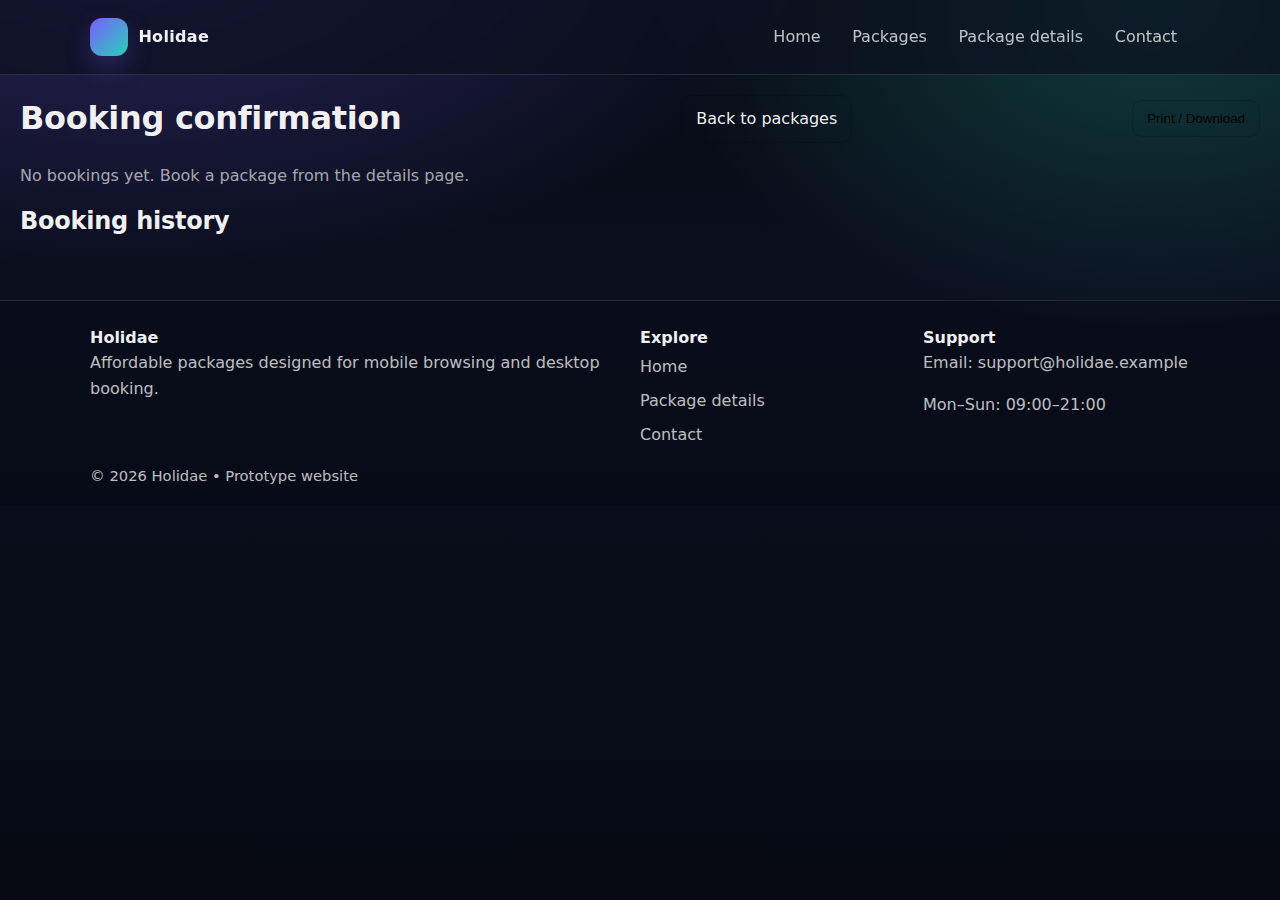
<file: booking.html>
<!doctype html>
<html lang="en">
<head>
<meta charset="utf-8"/>
<meta content="width=device-width, initial-scale=1" name="viewport"/>
<title>Holidae | Packages</title>
<meta content="Browse Holidae holiday packages and compare deals." name="description"/>
<link href="assets/css/style.css" rel="stylesheet"/>
<link href="assets/css/responsive.css" rel="stylesheet"/>
<style>
    /* UX Enhancements (keeps existing colours) */
    body{ line-height:1.6; }
    .topbar{ position:sticky; top:0; z-index:20; backdrop-filter: blur(10px); }
    .nav a[aria-current="page"]{ border-bottom:2px solid var(--brand); padding-bottom:.2rem; }
    .btn{ min-height:44px; }
    .cards .card img{ width:100%; height:180px; object-fit:cover; display:block; }
    @media (min-width: 900px){ .cards .card img{ height:210px; } }
    .page-head{ display:flex; align-items:flex-end; justify-content:space-between; gap:1rem; }
    p{ max-width:70ch; }
  </style>

<style>
/* print styles */
@media print {
  header, nav, #compareClear, #printBooking, a, button { display: none !important; }
  body { background: #fff !important; }
}
</style>

</head>
<body>
<!-- I added this section to organise the page structure and content. -->
<header class="topbar">
<!-- I added this section to organise the page structure and content. -->
<div class="container navwrap">
<a aria-label="Holidae home" class="brand" href="index.html">
<span aria-hidden="true" class="logo"></span>
<span>Holidae</span>
</a>
<button aria-controls="site-nav" aria-expanded="false" aria-label="Open menu" class="nav-toggle" type="button">☰</button>
<!-- I added this section to organise the page structure and content. -->
<nav aria-label="Primary" class="nav" id="site-nav">
<a href="index.html">Home</a>
<a href="packages.html">Packages</a>
<a href="package-details.html?id=maldives">Package details</a>
<a href="contact.html">Contact</a>
</nav>
</div>
</header>

<!-- I added this section to organise the page structure and content. -->
<div style="margin:20px; display:flex; justify-content:space-between; align-items:center; gap:10px; flex-wrap:wrap;">
  <h1 style="margin:0;">Booking confirmation</h1>
  <a href="packages.html" style="padding:10px 14px; border:1px solid rgba(0,0,0,0.15); border-radius:10px; text-decoration:none; display:inline-block;">Back to packages</a>
    <button id="printBooking" type="button" style="padding:10px 14px; border:1px solid rgba(0,0,0,0.15); border-radius:10px; background:transparent; cursor:pointer;">Print / Download</button>
</div>

<!-- I added this section to organise the page structure and content. -->
<main style="padding: 0 20px 20px 20px;">
<!-- I added this section to organise the page structure and content. -->
  <div id="bookingCurrent" style="margin-bottom:20px;"></div>
  <h2>Booking history</h2>
<!-- I added this section to organise the page structure and content. -->
  <div id="bookingHistory" style="display:grid; gap:16px;"></div>
</main>

<!-- I added this section to organise the page structure and content. -->
<footer class="footer">
<!-- I added this section to organise the page structure and content. -->
<div class="container footer-grid">
<!-- I added this section to organise the page structure and content. -->
<div><strong>Holidae</strong><p>Affordable packages designed for mobile browsing and desktop booking.</p></div>
<!-- I added this section to organise the page structure and content. -->
<div><strong>Explore</strong><a href="index.html">Home</a><a href="package-details.html?id=maldives">Package details</a><a href="contact.html">Contact</a></div>
<!-- I added this section to organise the page structure and content. -->
<div><strong>Support</strong><p>Email: support@holidae.example</p><p>Mon–Sun: 09:00–21:00</p></div>
</div>
<!-- I added this section to organise the page structure and content. -->
<div class="container fineprint">© <span id="year"></span> Holidae • Prototype website</div>
</footer>

<script src="assets/js/main.js"></script>
</body>
</html>
</file>
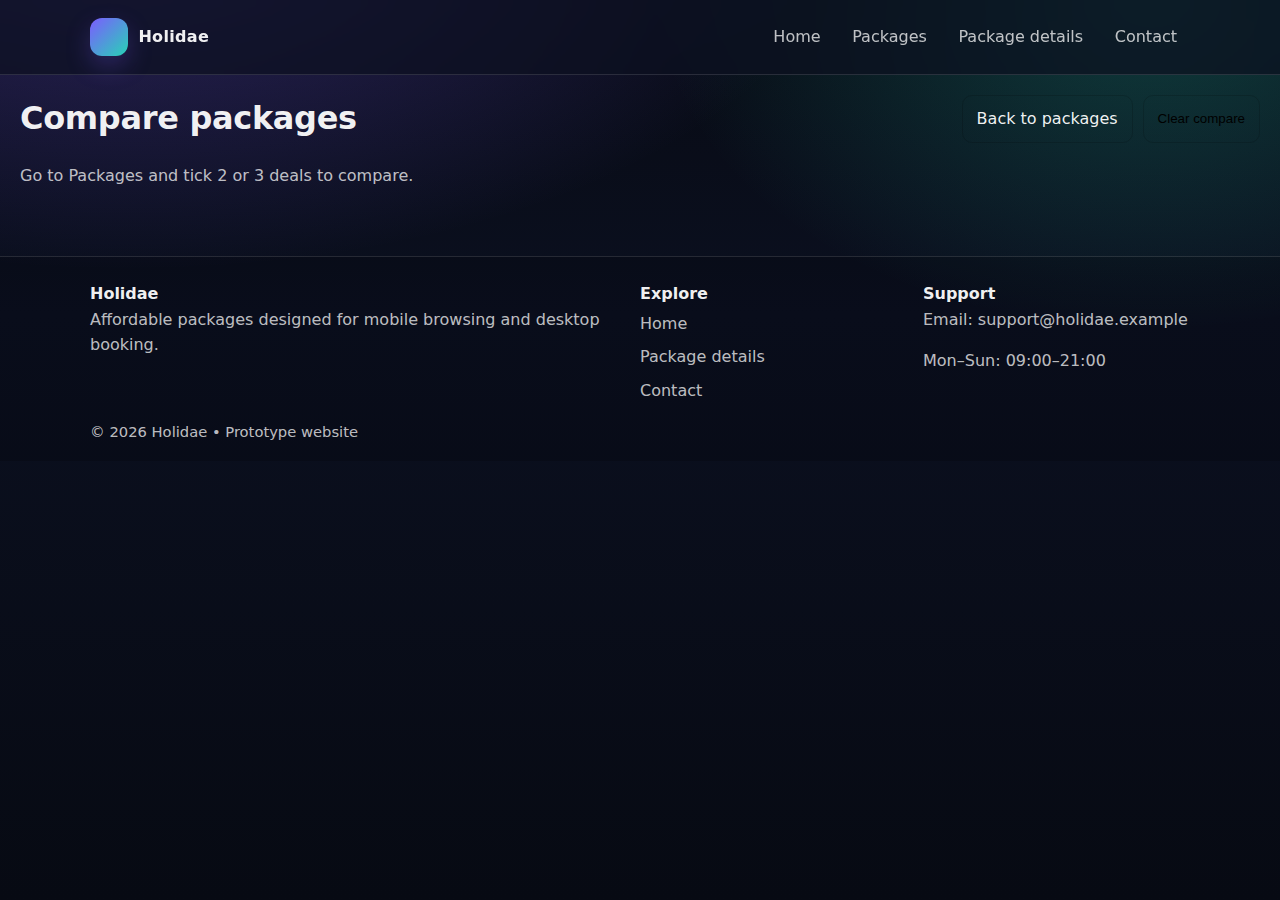
<file: compare.html>
<!doctype html>
<html lang="en">
<head>
<meta charset="utf-8"/>
<meta content="width=device-width, initial-scale=1" name="viewport"/>
<title>Holidae | Packages</title>
<meta content="Browse Holidae holiday packages and compare deals." name="description"/>
<link href="assets/css/style.css" rel="stylesheet"/>
<link href="assets/css/responsive.css" rel="stylesheet"/>
<style>
    /* UX Enhancements (keeps existing colours) */
    body{ line-height:1.6; }
    .topbar{ position:sticky; top:0; z-index:20; backdrop-filter: blur(10px); }
    .nav a[aria-current="page"]{ border-bottom:2px solid var(--brand); padding-bottom:.2rem; }
    .btn{ min-height:44px; }
    .cards .card img{ width:100%; height:180px; object-fit:cover; display:block; }
    @media (min-width: 900px){ .cards .card img{ height:210px; } }
    .page-head{ display:flex; align-items:flex-end; justify-content:space-between; gap:1rem; }
    p{ max-width:70ch; }
  </style>
</head>
<body>
<!-- I added this section to organise the page structure and content. -->
<header class="topbar">
<!-- I added this section to organise the page structure and content. -->
<div class="container navwrap">
<a aria-label="Holidae home" class="brand" href="index.html">
<span aria-hidden="true" class="logo"></span>
<span>Holidae</span>
</a>
<button aria-controls="site-nav" aria-expanded="false" aria-label="Open menu" class="nav-toggle" type="button">☰</button>
<!-- I added this section to organise the page structure and content. -->
<nav aria-label="Primary" class="nav" id="site-nav">
<a href="index.html">Home</a>
<a href="packages.html">Packages</a>
<a href="package-details.html?id=maldives">Package details</a>
<a href="contact.html">Contact</a>
</nav>
</div>
</header>

<!-- I added this section to organise the page structure and content. -->
<div style="margin:20px; display:flex; justify-content:space-between; align-items:center; gap:10px; flex-wrap:wrap;">
  <h1 style="margin:0;">Compare packages</h1>
<!-- I added this section to organise the page structure and content. -->
  <div style="display:flex; gap:10px; flex-wrap:wrap;">
    <a href="packages.html" style="padding:10px 14px; border:1px solid rgba(0,0,0,0.15); border-radius:10px; text-decoration:none; display:inline-block;">Back to packages</a>
    <button id="compareClear" type="button" style="padding:10px 14px; border:1px solid rgba(0,0,0,0.15); border-radius:10px; background:transparent; cursor:pointer;">Clear compare</button>
  </div>
</div>

<!-- I added this section to organise the page structure and content. -->
<main style="padding: 0 20px 20px 20px;">
  <p id="compareHint" style="margin-top:0;">Go to Packages and tick 2 or 3 deals to compare.</p>
<!-- I added this section to organise the page structure and content. -->
  <div id="compareGrid" style="display:grid; gap:16px;"></div>
</main>

<!-- I added this section to organise the page structure and content. -->
<footer class="footer">
<!-- I added this section to organise the page structure and content. -->
<div class="container footer-grid">
<!-- I added this section to organise the page structure and content. -->
<div><strong>Holidae</strong><p>Affordable packages designed for mobile browsing and desktop booking.</p></div>
<!-- I added this section to organise the page structure and content. -->
<div><strong>Explore</strong><a href="index.html">Home</a><a href="package-details.html?id=maldives">Package details</a><a href="contact.html">Contact</a></div>
<!-- I added this section to organise the page structure and content. -->
<div><strong>Support</strong><p>Email: support@holidae.example</p><p>Mon–Sun: 09:00–21:00</p></div>
</div>
<!-- I added this section to organise the page structure and content. -->
<div class="container fineprint">© <span id="year"></span> Holidae • Prototype website</div>
</footer>

<script src="assets/js/main.js"></script>
</body>
</html>
</file>
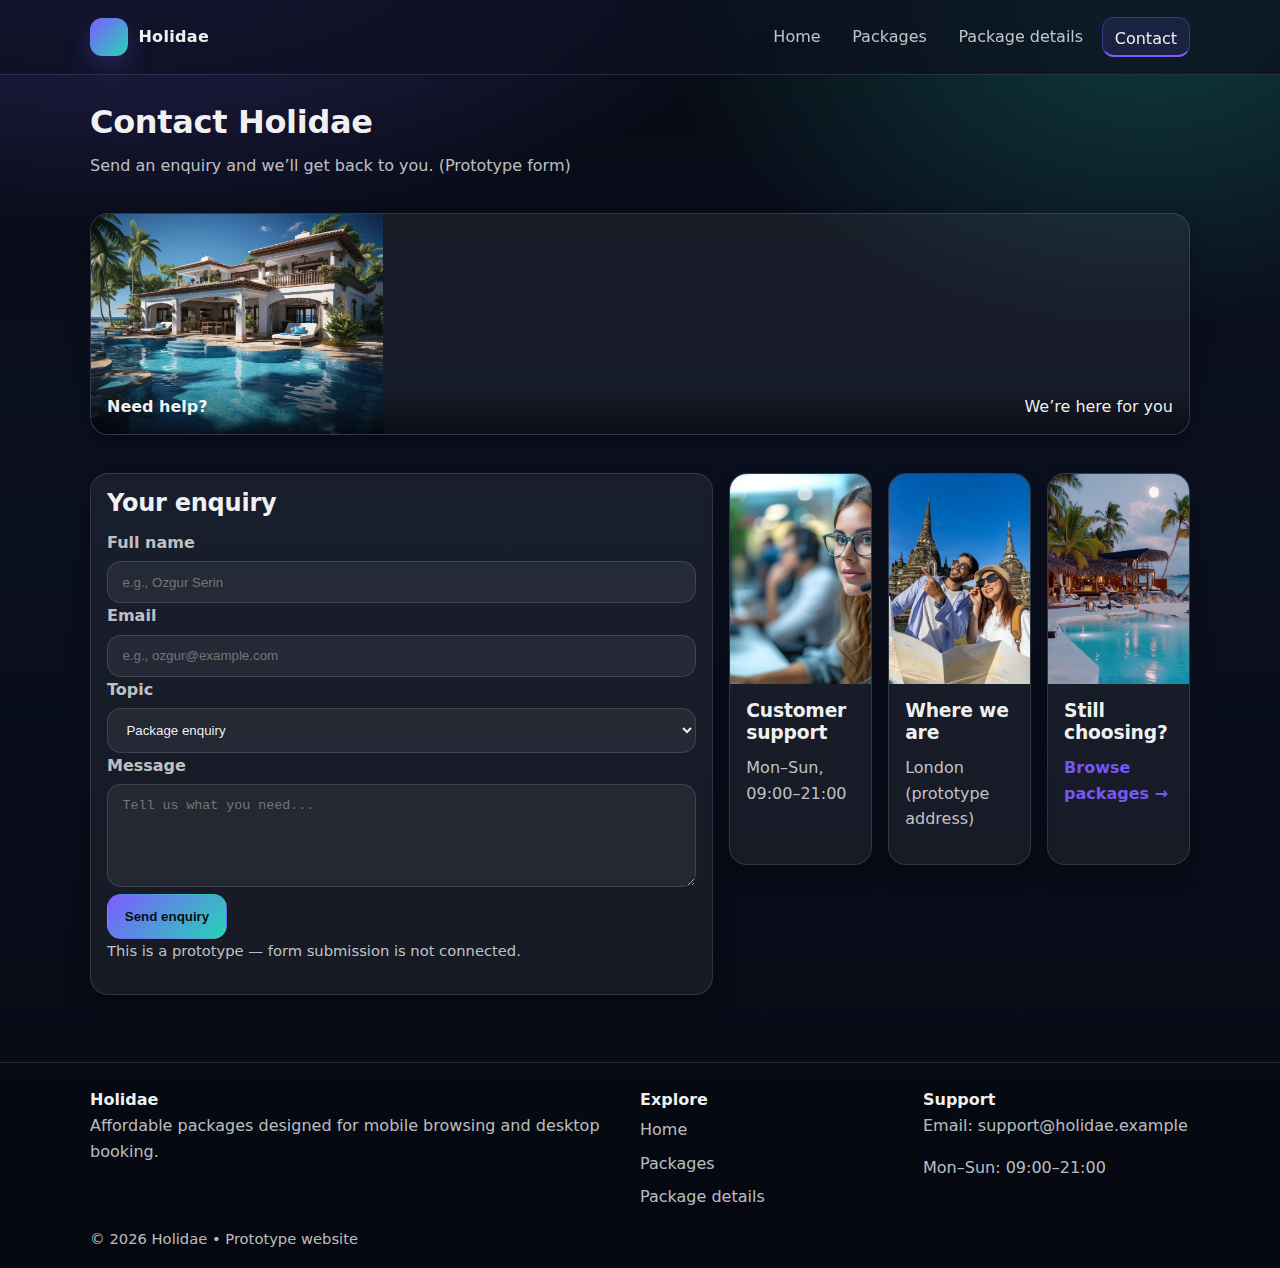
<file: contact.html>
<!DOCTYPE html>
<html lang="en">
<head>
  <meta charset="utf-8" />
  <meta name="viewport" content="width=device-width, initial-scale=1" />
  <title>Holidae | Contact</title>
  <meta name="description" content="Contact Holidae to enquire about a holiday package." />
  <link rel="stylesheet" href="assets/css/style.css" />
  <link rel="stylesheet" href="assets/css/responsive.css" />

  <style>
    /* UX Enhancements (keeps existing colours) */
    body{ line-height:1.6; }
    .topbar{ position:sticky; top:0; z-index:20; backdrop-filter: blur(10px); }
    .nav a[aria-current="page"]{ border-bottom:2px solid var(--brand); padding-bottom:.2rem; }
    .btn{ min-height:44px; }
    .cards .card img{ width:100%; height:180px; object-fit:cover; display:block; }
    @media (min-width: 900px){ .cards .card img{ height:210px; } }
    .page-head{ display:flex; align-items:flex-end; justify-content:space-between; gap:1rem; }
    p{ max-width:70ch; }
  </style>
</head>
<body>
  <a class="skip-link" href="#main">Skip to content</a>

<!-- I added this section to organise the page structure and content. -->
  <header class="topbar">
<!-- I added this section to organise the page structure and content. -->
    <div class="container navwrap">
      <a class="brand" href="index.html" aria-label="Holidae home">
        <span class="logo" aria-hidden="true"></span>
        <span>Holidae</span>
      </a>

      <button class="nav-toggle" type="button" aria-expanded="false" aria-controls="site-nav" aria-label="Open menu">☰</button>

<!-- I added this section to organise the page structure and content. -->
      <nav id="site-nav" class="nav" aria-label="Primary">
        <a href="index.html">Home</a>
        <a href="packages.html">Packages</a>
        <a href="package-details.html">Package details</a>
        <a href="contact.html">Contact</a>
      </nav>
    </div>
  </header>

<!-- I added this section to organise the page structure and content. -->
  <main id="main" class="container section">
<!-- I added this section to organise the page structure and content. -->
    <div class="page-head">
<!-- I added this section to organise the page structure and content. -->
      <div>
        <h1>Contact Holidae</h1>
        <p>Send an enquiry and we’ll get back to you. (Prototype form)</p>
      </div>
    </div>

    <!-- Image 1/4 -->
<!-- I added this section to organise the page structure and content. -->
    <div class="banner card">
      <img src="assets/img/img-hero.jpg" alt="Holiday banner image for the contact page." />
<!-- I added this section to organise the page structure and content. -->
      <div class="banner-overlay"><strong>Need help?</strong><span>We’re here for you</span></div>
    </div>

<!-- I added this section to organise the page structure and content. -->
    <section class="contact-grid">
<!-- I added this section to organise the page structure and content. -->
      <form class="card form" action="#" method="post">
        <h2>Your enquiry</h2>

        <label for="name">Full name</label>
        <input id="name" name="name" type="text" placeholder="e.g., Ozgur Serin" required />

        <label for="email">Email</label>
        <input id="email" name="email" type="email" placeholder="e.g., ozgur@example.com" required />

        <label for="topic">Topic</label>
        <select id="topic" name="topic">
          <option>Package enquiry</option>
          <option>Changes / upgrades</option>
          <option>Payment question</option>
          <option>Other</option>
        </select>

        <label for="message">Message</label>
        <textarea id="message" name="message" rows="5" placeholder="Tell us what you need..."></textarea>

        <button class="btn btn-primary" type="submit">Send enquiry</button>
        <p class="small">This is a prototype — form submission is not connected.</p>
      </form>

      <aside class="grid cards">
        <!-- Image 2/4 -->
        <article class="card">
          <img src="assets/img/img-support.jpg" alt="Customer support agent assisting a customer." />
<!-- I added this section to organise the page structure and content. -->
          <div class="card-body">
            <h3>Customer support</h3>
            <p>Mon–Sun, 09:00–21:00</p>
          </div>
        </article>

        <!-- Image 3/4 -->
        <article class="card">
          <img src="assets/img/img-map.jpg" alt="Map image representing a location." />
<!-- I added this section to organise the page structure and content. -->
          <div class="card-body">
            <h3>Where we are</h3>
            <p>London (prototype address)</p>
          </div>
        </article>

        <!-- Image 4/4 -->
        <article class="card">
          <img src="assets/img/img-resort.jpg" alt="Resort image reinforcing the Holidae brand." />
<!-- I added this section to organise the page structure and content. -->
          <div class="card-body">
            <h3>Still choosing?</h3>
            <p><a class="link" href="packages.html">Browse packages →</a></p>
          </div>
        </article>
      </aside>
    </section>
  </main>

<!-- I added this section to organise the page structure and content. -->
  <footer class="footer">
<!-- I added this section to organise the page structure and content. -->
    <div class="container footer-grid">
<!-- I added this section to organise the page structure and content. -->
      <div><strong>Holidae</strong><p>Affordable packages designed for mobile browsing and desktop booking.</p></div>
<!-- I added this section to organise the page structure and content. -->
      <div><strong>Explore</strong><a href="index.html">Home</a><a href="packages.html">Packages</a><a href="package-details.html">Package details</a></div>
<!-- I added this section to organise the page structure and content. -->
      <div><strong>Support</strong><p>Email: support@holidae.example</p><p>Mon–Sun: 09:00–21:00</p></div>
    </div>
<!-- I added this section to organise the page structure and content. -->
    <div class="container fineprint">© <span id="year"></span> Holidae • Prototype website</div>
  </footer>

  <script src="assets/js/main.js"></script>
</body>
</html>
</file>
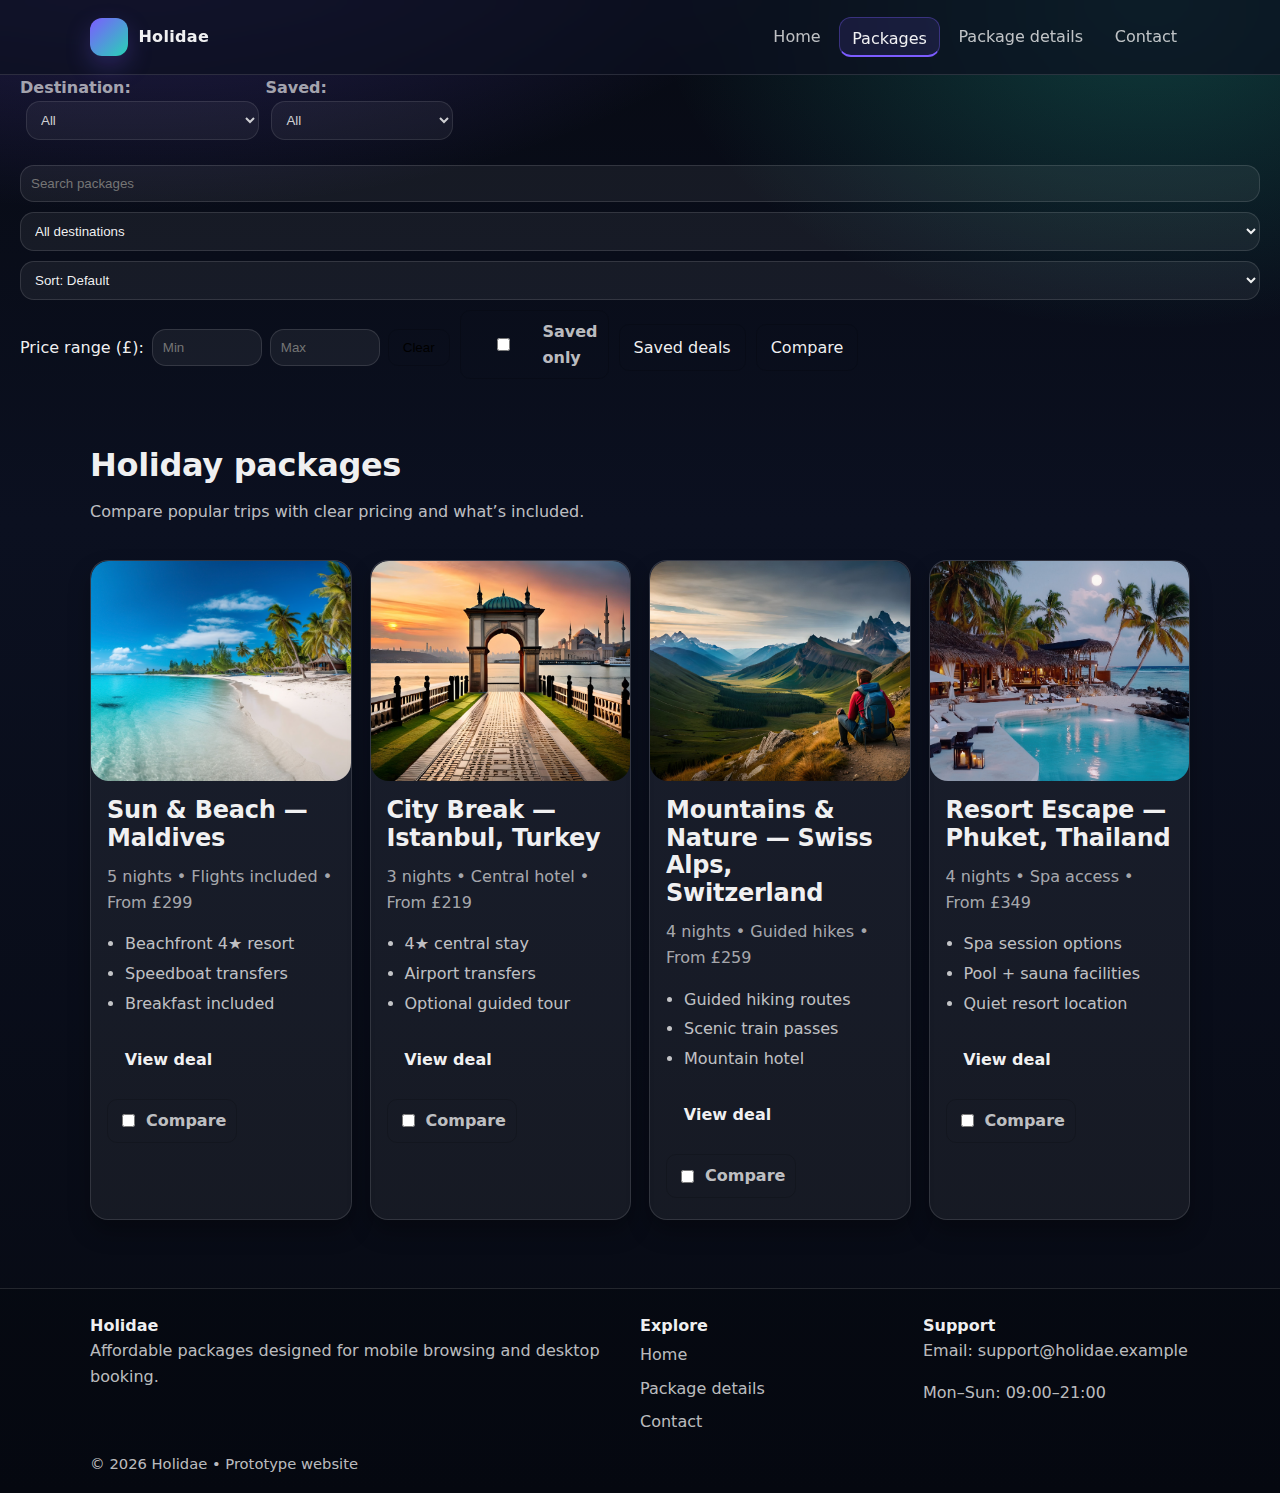
<file: packages.html>
<!DOCTYPE html>

<html lang="en">
<head>
<meta charset="utf-8"/>
<meta content="width=device-width, initial-scale=1" name="viewport"/>
<title>Holidae | Packages</title>
<meta content="Browse Holidae holiday packages and compare deals." name="description"/>
<link href="assets/css/style.css" rel="stylesheet"/>
<link href="assets/css/responsive.css" rel="stylesheet"/>
<style>
    /* UX Enhancements (keeps existing colours) */
    body{ line-height:1.6; }
    .topbar{ position:sticky; top:0; z-index:20; backdrop-filter: blur(10px); }
    .nav a[aria-current="page"]{ border-bottom:2px solid var(--brand); padding-bottom:.2rem; }
    .btn{ min-height:44px; }
    .cards .card img{ width:100%; height:180px; object-fit:cover; display:block; }
    @media (min-width: 900px){ .cards .card img{ height:210px; } }
    .page-head{ display:flex; align-items:flex-end; justify-content:space-between; gap:1rem; }
    p{ max-width:70ch; }
  </style>
</head>
<body>
<a class="skip-link" href="#main">Skip to content</a>
<!-- I added this section to organise the page structure and content. -->
<header class="topbar">
<!-- I added this section to organise the page structure and content. -->
<div class="container navwrap">
<a aria-label="Holidae home" class="brand" href="index.html">
<span aria-hidden="true" class="logo"></span>
<span>Holidae</span>
</a>
<button aria-controls="site-nav" aria-expanded="false" aria-label="Open menu" class="nav-toggle" type="button">☰</button>
<!-- I added this section to organise the page structure and content. -->
<nav aria-label="Primary" class="nav" id="site-nav">
<a href="index.html">Home</a>
<a href="packages.html">Packages</a>
<a href="package-details.html?id=maldives">Package details</a>
<a href="contact.html">Contact</a>
</nav>
</div>
</header>
<!-- I added this section to organise the page structure and content. -->
<div id="packageControls" style="margin: 0 20px 20px 20px; display:flex; gap:12px; flex-wrap:wrap;">
<label class="muted">Destination:
    <select id="packageLocationFilter" style="padding:10px; margin-left:6px;">
<option value="all">All</option>
</select>
</label>
<label class="muted">Saved:
    <select id="packageSavedFilter" style="padding:10px; margin-left:6px;">
<option value="all">All</option>
<option value="saved">Saved only</option>
</select>
</label>
</div>


<!-- I added this section to organise the page structure and content. -->
<div id="packageTools" style="margin: 20px; display: flex; gap: 10px; flex-wrap: wrap; align-items: center;">
  <input type="text" id="packageSearch" placeholder="Search packages" style="padding:10px; flex: 1; min-width: 220px;">
  <select id="packageFilter" style="padding:10px; min-width: 180px;">
    <option value="all">All destinations</option>
  </select>
  <select id="packageSort" style="padding:10px; min-width: 180px;">
    <option value="default">Sort: Default</option>
    <option value="az">Sort: A → Z</option>
    <option value="za">Sort: Z → A</option>
    <option value="priceLow">Sort: Price Low → High</option>
    <option value="priceHigh">Sort: Price High → Low</option>
  </select>
  
<!-- I added this section to organise the page structure and content. -->
  <div style="display:flex; gap:8px; align-items:center; flex-wrap:wrap;">
    <span style="white-space:nowrap;">Price range (£):</span>
    <input type="number" id="priceMin" placeholder="Min" style="padding:10px; width:110px;">
    <input type="number" id="priceMax" placeholder="Max" style="padding:10px; width:110px;">
    <button type="button" id="priceClear" style="padding:10px 14px; border:1px solid rgba(0,0,0,0.15); border-radius:10px; background:transparent; cursor:pointer;">Clear</button>
  </div>

  <label style="display:flex; align-items:center; gap:8px; padding:8px 10px; border:1px solid rgba(0,0,0,0.15); border-radius:10px;">
    <input type="checkbox" id="savedOnly">
    Saved only
  </label>
  <a href="saved.html" style="padding:10px 14px; border:1px solid rgba(0,0,0,0.15); border-radius:10px; text-decoration:none; display:inline-block;">Saved deals</a>
  <a href="compare.html" style="padding:10px 14px; border:1px solid rgba(0,0,0,0.15); border-radius:10px; text-decoration:none; display:inline-block;">Compare</a>
</div>

<!-- I added this section to organise the page structure and content. -->
<main id="main">
<!-- I added this section to organise the page structure and content. -->
<section class="section">
<!-- I added this section to organise the page structure and content. -->
<div class="container">
<!-- I added this section to organise the page structure and content. -->
<div class="section-head">
<h1>Holiday packages</h1>
<p>Compare popular trips with clear pricing and what’s included.</p>
</div>
<!-- I added this section to organise the page structure and content. -->
<div class="cards-grid">
<article class="card package-card" data-id="maldives">
<!-- I added this section to organise the page structure and content. -->
<div class="card-media">
<img alt="Sun &amp; Beach — Maldives" src="assets/img/img-beach.jpg"/>
</div>
<!-- I added this section to organise the page structure and content. -->
<div class="card-body">
<h2>Sun &amp; Beach — Maldives</h2>
<p class="muted">5 nights • Flights included • From £299</p>
<!-- I added this section to organise the page structure and content. -->
<ul class="bullets">
<li>Beachfront 4★ resort</li>
<li>Speedboat transfers</li>
<li>Breakfast included</li>
</ul>
<a class="btn primary" href="package-details.html?id=maldives">View deal</a>
</div>
</article>
<article class="card package-card" data-id="istanbul">
<!-- I added this section to organise the page structure and content. -->
<div class="card-media">
<img alt="City Break — Istanbul, Turkey" src="assets/img/img-city.jpg"/>
</div>
<!-- I added this section to organise the page structure and content. -->
<div class="card-body">
<h2>City Break — Istanbul, Turkey</h2>
<p class="muted">3 nights • Central hotel • From £219</p>
<!-- I added this section to organise the page structure and content. -->
<ul class="bullets">
<li>4★ central stay</li>
<li>Airport transfers</li>
<li>Optional guided tour</li>
</ul>
<a class="btn primary" href="package-details.html?id=istanbul">View deal</a>
</div>
</article>
<article class="card package-card" data-id="swiss-alps">
<!-- I added this section to organise the page structure and content. -->
<div class="card-media">
<img alt="Mountains &amp; Nature — Swiss Alps, Switzerland" src="assets/img/img-mountain.jpg"/>
</div>
<!-- I added this section to organise the page structure and content. -->
<div class="card-body">
<h2>Mountains &amp; Nature — Swiss Alps, Switzerland</h2>
<p class="muted">4 nights • Guided hikes • From £259</p>
<!-- I added this section to organise the page structure and content. -->
<ul class="bullets">
<li>Guided hiking routes</li>
<li>Scenic train passes</li>
<li>Mountain hotel</li>
</ul>
<a class="btn primary" href="package-details.html?id=swiss-alps">View deal</a>
</div>
</article>
<article class="card package-card" data-id="phuket">
<!-- I added this section to organise the page structure and content. -->
<div class="card-media">
<img alt="Resort Escape — Phuket, Thailand" src="assets/img/img-resort.jpg"/>
</div>
<!-- I added this section to organise the page structure and content. -->
<div class="card-body">
<h2>Resort Escape — Phuket, Thailand</h2>
<p class="muted">4 nights • Spa access • From £349</p>
<!-- I added this section to organise the page structure and content. -->
<ul class="bullets">
<li>Spa session options</li>
<li>Pool + sauna facilities</li>
<li>Quiet resort location</li>
</ul>
<a class="btn primary" href="package-details.html?id=phuket">View deal</a>
</div>
</article>
</div>
</div>
</section>
</main>
<!-- I added this section to organise the page structure and content. -->
<footer class="footer">
<!-- I added this section to organise the page structure and content. -->
<div class="container footer-grid">
<!-- I added this section to organise the page structure and content. -->
<div><strong>Holidae</strong><p>Affordable packages designed for mobile browsing and desktop booking.</p></div>
<!-- I added this section to organise the page structure and content. -->
<div><strong>Explore</strong><a href="index.html">Home</a><a href="package-details.html?id=maldives">Package details</a><a href="contact.html">Contact</a></div>
<!-- I added this section to organise the page structure and content. -->
<div><strong>Support</strong><p>Email: support@holidae.example</p><p>Mon–Sun: 09:00–21:00</p></div>
</div>
<!-- I added this section to organise the page structure and content. -->
<div class="container fineprint">© <span id="year"></span> Holidae • Prototype website</div>
</footer>
<script src="assets/js/main.js"></script>
</body>
</html>
</file>
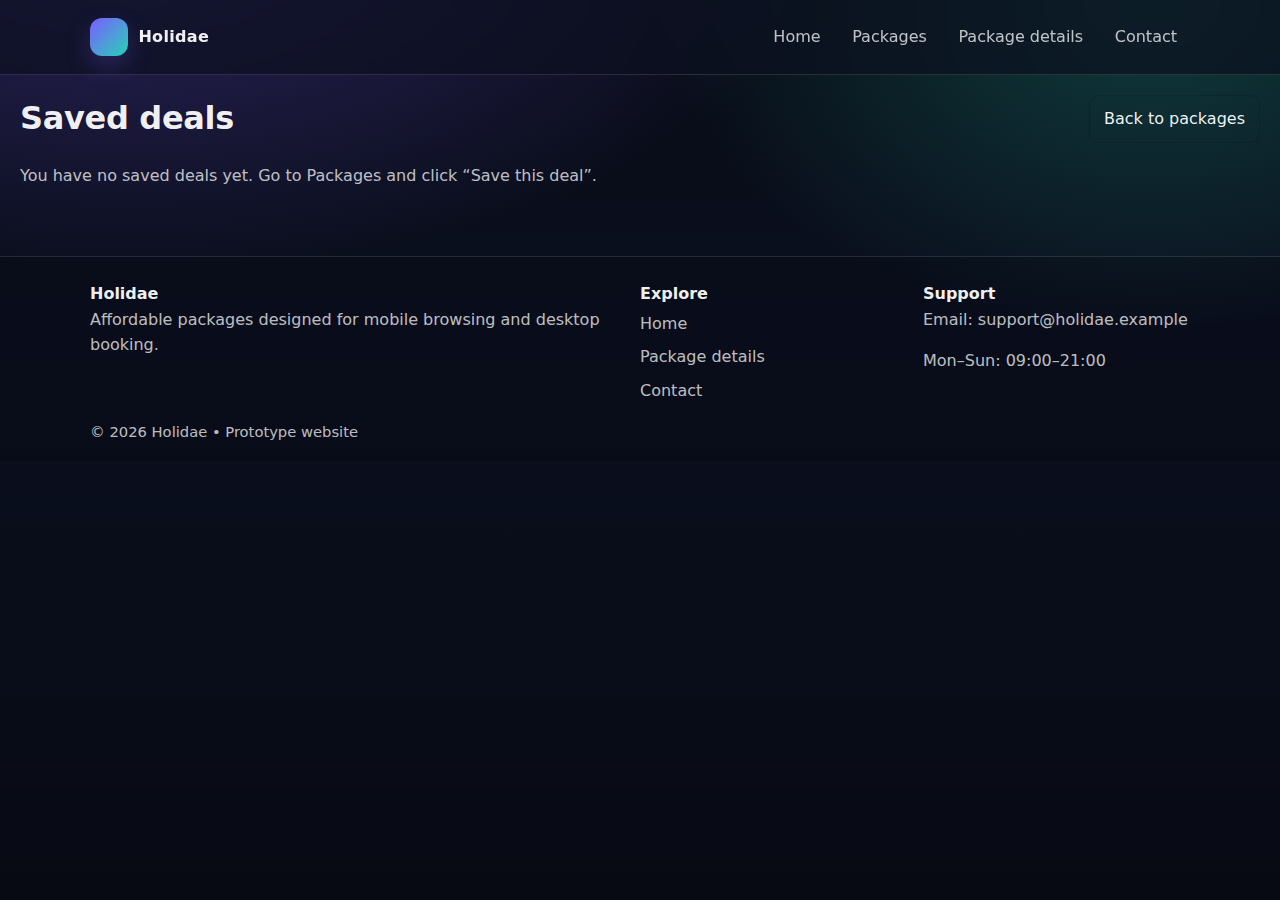
<file: saved.html>
<!doctype html>
<html lang="en">
<head>
<meta charset="utf-8"/>
<meta content="width=device-width, initial-scale=1" name="viewport"/>
<title>Holidae | Packages</title>
<meta content="Browse Holidae holiday packages and compare deals." name="description"/>
<link href="assets/css/style.css" rel="stylesheet"/>
<link href="assets/css/responsive.css" rel="stylesheet"/>
<style>
    /* UX Enhancements (keeps existing colours) */
    body{ line-height:1.6; }
    .topbar{ position:sticky; top:0; z-index:20; backdrop-filter: blur(10px); }
    .nav a[aria-current="page"]{ border-bottom:2px solid var(--brand); padding-bottom:.2rem; }
    .btn{ min-height:44px; }
    .cards .card img{ width:100%; height:180px; object-fit:cover; display:block; }
    @media (min-width: 900px){ .cards .card img{ height:210px; } }
    .page-head{ display:flex; align-items:flex-end; justify-content:space-between; gap:1rem; }
    p{ max-width:70ch; }
  </style>
</head>
<body>
<!-- I added this section to organise the page structure and content. -->
<header class="topbar">
<!-- I added this section to organise the page structure and content. -->
<div class="container navwrap">
<a aria-label="Holidae home" class="brand" href="index.html">
<span aria-hidden="true" class="logo"></span>
<span>Holidae</span>
</a>
<button aria-controls="site-nav" aria-expanded="false" aria-label="Open menu" class="nav-toggle" type="button">☰</button>
<!-- I added this section to organise the page structure and content. -->
<nav aria-label="Primary" class="nav" id="site-nav">
<a href="index.html">Home</a>
<a href="packages.html">Packages</a>
<a href="package-details.html?id=maldives">Package details</a>
<a href="contact.html">Contact</a>
</nav>
</div>
</header>

<!-- I added this section to organise the page structure and content. -->
<div style="margin:20px; display:flex; justify-content:space-between; align-items:center; gap:10px; flex-wrap:wrap;">
  <h1 style="margin:0;">Saved deals</h1>
  <a href="packages.html" style="padding:10px 14px; border:1px solid rgba(0,0,0,0.15); border-radius:10px; text-decoration:none; display:inline-block;">Back to packages</a>
</div>

<!-- I added this section to organise the page structure and content. -->
<main style="padding: 0 20px 20px 20px;">
  <p id="savedEmpty" style="margin-top:0;">You have no saved deals yet. Go to Packages and click “Save this deal”.</p>
<!-- I added this section to organise the page structure and content. -->
  <div id="savedList" style="display:grid; gap:16px;"></div>
</main>

<!-- I added this section to organise the page structure and content. -->
<footer class="footer">
<!-- I added this section to organise the page structure and content. -->
<div class="container footer-grid">
<!-- I added this section to organise the page structure and content. -->
<div><strong>Holidae</strong><p>Affordable packages designed for mobile browsing and desktop booking.</p></div>
<!-- I added this section to organise the page structure and content. -->
<div><strong>Explore</strong><a href="index.html">Home</a><a href="package-details.html?id=maldives">Package details</a><a href="contact.html">Contact</a></div>
<!-- I added this section to organise the page structure and content. -->
<div><strong>Support</strong><p>Email: support@holidae.example</p><p>Mon–Sun: 09:00–21:00</p></div>
</div>
<!-- I added this section to organise the page structure and content. -->
<div class="container fineprint">© <span id="year"></span> Holidae • Prototype website</div>
</footer>

<script src="assets/js/main.js"></script>
</body>
</html>
</file>
<file: assets/css/style.css>
:root{
  --bg: #0b1020;
  --panel: rgba(255,255,255,0.06);
  --panel2: rgba(255,255,255,0.10);
  --text: rgba(255,255,255,0.94);
  --muted: rgba(255,255,255,0.74);
  --line: rgba(255,255,255,0.12);
  --brand: #7c5cff;
  --brand2: #27d3b6;
  --radius: 18px;
  --shadow: 0 18px 40px rgba(0,0,0,0.35);
  --shadow2: 0 12px 22px rgba(0,0,0,0.28);
  --max: 1100px;
}

/* Base */
*{ box-sizing: border-box; }
html{ scroll-behavior:smooth; }
body{
  margin:0;
  font-family: ui-sans-serif, system-ui, -apple-system, Segoe UI, Roboto, Arial, "Noto Sans", "Helvetica Neue", sans-serif;
  color: var(--text);
  background:
    radial-gradient(1200px 600px at 10% -10%, rgba(124,92,255,0.35), transparent 60%),
    radial-gradient(900px 600px at 90% 0%, rgba(39,211,182,0.25), transparent 55%),
    linear-gradient(180deg, #070a13, #0b1020 35%, #070a13);
  min-height:100vh;
  line-height:1.55;
}

img{ max-width:100%; height:auto; display:block; }
a{ color:inherit; text-decoration:none; }
h1,h2,h3{ margin:0 0 0.75rem; line-height:1.15; letter-spacing:-0.01em; }
p{ margin:0 0 1rem; color: var(--muted); }

.container{ width:min(var(--max), calc(100% - 2rem)); margin-inline:auto; }

.skip-link{
  position:absolute; left:-999px; top:0;
  background:#fff; color:#000;
  padding:0.6rem 0.8rem; border-radius:12px; z-index:9999;
}
.skip-link:focus{ left: 1rem; top: 1rem; }

/* Better focus styles (keyboard-friendly) */
:focus-visible{
  outline: 3px solid rgba(124,92,255,0.55);
  outline-offset: 3px;
}

/* Cards */
.card{
  background: var(--panel);
  border: 1px solid var(--line);
  border-radius: var(--radius);
  box-shadow: var(--shadow2);
  overflow:hidden;
  transition: transform 180ms ease, box-shadow 180ms ease, border-color 180ms ease;
}
.card:hover{
  transform: translateY(-2px);
  box-shadow: var(--shadow);
  border-color: rgba(124,92,255,0.28);
}

/* Header / Nav */
.topbar{
  position:sticky; top:0; z-index:1000;
  backdrop-filter: blur(14px);
  background: rgba(11,16,32,0.7);
  border-bottom: 1px solid var(--line);
}
.navwrap{
  display:flex; align-items:center; justify-content:space-between;
  padding: 0.9rem 0; gap: 0.75rem;
}
.brand{ display:flex; align-items:center; gap:0.65rem; font-weight:800; letter-spacing:0.02em; }
.logo{
  width:38px; height:38px; border-radius:12px;
  background: linear-gradient(135deg, var(--brand), var(--brand2));
  box-shadow: 0 10px 24px rgba(124,92,255,0.25);
}

.nav-toggle{
  width:44px; height:44px;
  border-radius: 12px;
  border: 1px solid var(--line);
  background: rgba(255,255,255,0.06);
  color: var(--text);
  cursor:pointer;
  transition: transform 150ms ease, background 150ms ease, border-color 150ms ease;
}
.nav-toggle:hover{
  background: rgba(255,255,255,0.09);
  border-color: rgba(255,255,255,0.18);
}

.nav{ display:none; flex-direction:column; gap:0.5rem; padding: 0 0 0.9rem; }
.nav.open{ display:flex; }
.nav a{
  padding:0.75rem 0.8rem;
  border-radius: 12px;
  color: var(--muted);
  border: 1px solid transparent;
  transition: background 150ms ease, border-color 150ms ease, color 150ms ease;
}
.nav a:hover{ color: var(--text); background: rgba(255,255,255,0.05); }
.nav a.active,
.nav a[aria-current="page"]{
  color: var(--text);
  border-color: rgba(124,92,255,0.35);
  background: rgba(124,92,255,0.12);
}

/* Buttons */
.btn{
  display:inline-flex; align-items:center; justify-content:center;
  padding:0.85rem 1.05rem;
  border-radius:14px;
  border:1px solid transparent;
  font-weight:700;
  cursor:pointer;
  transition: transform 150ms ease, filter 150ms ease, background 150ms ease, border-color 150ms ease;
}
.btn:active{ transform: translateY(1px); }
.btn-primary{
  background: linear-gradient(135deg, var(--brand), var(--brand2));
  color: #07101b;
}
.btn-primary:hover{ filter: brightness(1.05); }
.btn-ghost{
  background: rgba(255,255,255,0.06);
  border-color: var(--line);
  color: var(--text);
}
.btn-ghost:hover{
  background: rgba(255,255,255,0.09);
  border-color: rgba(255,255,255,0.18);
}

.link{ color: rgba(124,92,255,0.95); font-weight:700; }
.small{ font-size: 0.92rem; }

/* Sections */
.section{ padding: 1.4rem 0 2.2rem; }
.section-head{ display:flex; flex-direction:column; gap:0.25rem; margin: 1.2rem 0; }
.page-head{ display:flex; align-items:flex-end; justify-content:space-between; gap:1rem; margin: 0.4rem 0 1.2rem; }

/* Hero */
.hero{ padding: 1.2rem 0 0.8rem; }
.hero-grid{ display:grid; gap: 1rem; }
.hero-media img{ height: 100%; min-height: 260px; object-fit: cover; }
.pill{
  display:inline-block;
  padding:0.35rem 0.65rem;
  border-radius: 999px;
  border: 1px solid rgba(124,92,255,0.35);
  background: rgba(124,92,255,0.12);
  color: var(--text);
  font-size: 0.95rem;
}

.hero-actions{ display:flex; gap: 0.7rem; flex-wrap:wrap; margin-top: 0.6rem; }
.trust{
  display:flex; gap: 0.9rem; flex-wrap:wrap;
  margin-top: 1rem;
}
.trust-item{
  background: rgba(255,255,255,0.05);
  border: 1px solid var(--line);
  border-radius: 14px;
  padding: 0.7rem 0.85rem;
}
.trust-item span{ display:block; color: var(--muted); font-size: 0.92rem; }

/* Cards grid */
.grid{ display:grid; gap: 1rem; }
.cards .card-body{ padding: 1rem; }
.cards img{ height: 180px; object-fit: cover; }

/* Banner */
.banner{ position:relative; }
.banner img{ height: 220px; object-fit: cover; }
.banner-overlay{
  position:absolute; inset:auto 0 0 0;
  padding: 0.9rem 1rem;
  background: linear-gradient(180deg, transparent, rgba(0,0,0,0.55));
  display:flex; align-items:center; justify-content:space-between;
}

/* Filters */
.filters{ padding: 1rem; }
.filters-row{ display:grid; gap: 0.8rem; }

/* Form controls */
label{ display:block; margin: 0 0 0.35rem; color: var(--muted); font-weight:600; }
select, input, textarea{
  width:100%;
  border-radius: 14px;
  border: 1px solid var(--line);
  background: rgba(255,255,255,0.06);
  padding: 0.8rem 0.9rem;
  color: var(--text);
  transition: border-color 150ms ease, background 150ms ease;
}
select:hover, input:hover, textarea:hover{
  background: rgba(255,255,255,0.08);
}
select:focus-visible, input:focus-visible, textarea:focus-visible{
  border-color: rgba(124,92,255,0.55);
}
textarea{ resize: vertical; }

/* Lists */
.bullets{ margin: 0.6rem 0 1rem; padding-left: 1.1rem; color: var(--muted); }
.bullets li{ margin: 0.25rem 0; }

/* Details */
.detail-hero{ position:relative; }
.detail-hero img{ height: 260px; object-fit: cover; }
.detail-hero-overlay{
  position:absolute; top: 1rem; left: 1rem;
  background: rgba(0,0,0,0.45);
  border: 1px solid var(--line);
  padding: 0.55rem 0.7rem;
  border-radius: 14px;
}
.price-box{
  display:flex; align-items:center; justify-content:space-between; gap: 0.8rem;
  background: rgba(255,255,255,0.05);
  border: 1px solid var(--line);
  padding: 0.9rem 1rem;
  border-radius: 16px;
}

/* Contact */
.contact-grid{ display:grid; gap: 1rem; }
.form{ padding: 1rem; }
.form:focus-within{
  border-color: rgba(39,211,182,0.28);
}

/* Footer */
.footer{
  border-top: 1px solid var(--line);
  margin-top: 2rem;
  padding: 1.5rem 0 1.1rem;
  background: rgba(0,0,0,0.15);
}
.footer-grid{
  display:grid;
  gap: 1rem;
}
.footer-grid a{ display:block; padding: 0.25rem 0; color: var(--muted); }
.footer-grid a:hover{ color: var(--text); }
.fineprint{ color: var(--muted); font-size: 0.92rem; padding-top: 0.8rem; }

/* Respect reduced motion */
@media (prefers-reduced-motion: reduce){
  html{ scroll-behavior: auto; }
  *{ transition: none !important; }
}


/* Video section */
.video-section{ padding: 2rem 0; }
.video-wrap{ border-radius: 16px; overflow:hidden; }
.video-wrap video{ width: 100%; height: auto; display:block; }

/* Package details layout */

.details-image{ width:100%; height:100%; object-fit:cover; border-radius: 18px; }
.details-meta{ padding: 18px; border-radius: 18px; background: rgba(255,255,255,.06); border: 1px solid rgba(255,255,255,.12); backdrop-filter: blur(10px); }
.details-meta h1{ margin:0 0 8px; }
.details-location{ opacity:.85; margin:0 0 12px; }
.details-badges{ display:flex; flex-wrap:wrap; gap:10px; margin: 10px 0 14px; }
.badge{ padding:8px 10px; border-radius: 999px; background: rgba(120,90,255,.15); border:1px solid rgba(120,90,255,.35); font-weight:600; }
.details-desc{ opacity:.9; margin: 0 0 16px; line-height:1.5; }
.details-actions{ display:flex; flex-wrap:wrap; gap: 12px; }

.details-grid .card{ padding: 18px; border-radius: 18px; background: rgba(255,255,255,.06); border: 1px solid rgba(255,255,255,.12); }
@media (max-width: 900px){
  
  
  .details-image{ max-height: 360px; }
}

/* Packages grid (cards) */
.cards-grid{ display:grid; grid-template-columns: repeat(3, minmax(0, 1fr)); gap: 18px; margin-top: 18px; }
.package-card .card-media{ border-radius: 18px; overflow:hidden; }
.package-card .card-media img{ width:100%; height: 220px; object-fit: cover; display:block; }
.package-card .card-body{ padding: 16px; }
.muted{ opacity: .85; }
.bullets{ margin: 12px 0 16px; padding-left: 18px; }
@media (max-width: 900px){ .cards-grid{ grid-template-columns: 1fr; } .package-card .card-media img{ height: 200px; } }



/* === package-details-clean-layout === */
/* Clean, predictable 2x2 alignment for Package Details */

/* Top row: image + info (same height) */
.details-hero{
  display: grid;
  grid-template-columns: 1fr 1fr;
  gap: 24px;
  align-items: stretch;
  margin-bottom: 24px;
}

.details-image{
  width: 100%;
  height: 420px;
  object-fit: cover;
  border-radius: 18px;
}

.details-meta{
  display: flex;
  flex-direction: column;
  padding: 20px;
  height: 420px;
}

/* Push buttons to bottom */
.details-actions{
  margin-top: auto;
  display: flex;
  gap: 12px;
  flex-wrap: wrap;
}

/* Bottom row: two equal boxes */
.details-grid{
  display: grid;
  grid-template-columns: 1fr 1fr;
  gap: 24px;
}

.details-grid > *{
  min-height: 260px;
  padding: 20px;
  display: flex;
  flex-direction: column;
}

/* Mobile */
@media (max-width: 900px){
  .details-hero{
    grid-template-columns: 1fr;
  }
  .details-image,
  .details-meta{
    height: auto;
  }
  .details-grid{
    grid-template-columns: 1fr;
  }
}


/* === contact-box-spacing-fix === */
/* Move contact page boxes slightly down (about 1cm) without other changes */

.contact-grid,
.contact-cards,
.contact-sections{
  margin-top: 1cm;
}


/* === packages-single-row-fix === */
/* Desktop: force all packages into one row without changing cards */

@media (min-width: 901px){
  .packages-grid,
  .package-grid,
  .cards-grid{
    display: grid;
    grid-auto-flow: column;
    grid-auto-columns: 1fr;
    grid-template-columns: repeat(auto-fit, minmax(220px, 1fr));
  }
}
</file>
<file: assets/css/responsive.css>
/* Responsive upgrades (tablet / desktop) */

@media (min-width: 700px){
  .hero-grid{ grid-template-columns: 1.15fr 0.85fr; align-items: stretch; }
  .filters-row{ grid-template-columns: repeat(3, 1fr); }
  .cards{ grid-template-columns: repeat(3, 1fr); }
  .footer-grid{ grid-template-columns: 2fr 1fr 1fr; }
  .contact-grid{ grid-template-columns: 1.15fr 0.85fr; align-items:start; }
}

@media (min-width: 900px){
  .nav-toggle{ display:none; }
  .nav{
    display:flex !important;
    flex-direction: row;
    align-items:center;
    padding: 0;
    gap: 0.35rem;
  }
  .nav a{ padding: 0.55rem 0.75rem; }
  .detail-grid{ display:grid; grid-template-columns: 1fr 1.1fr; gap: 1rem; align-items:start; }
}
</file>
